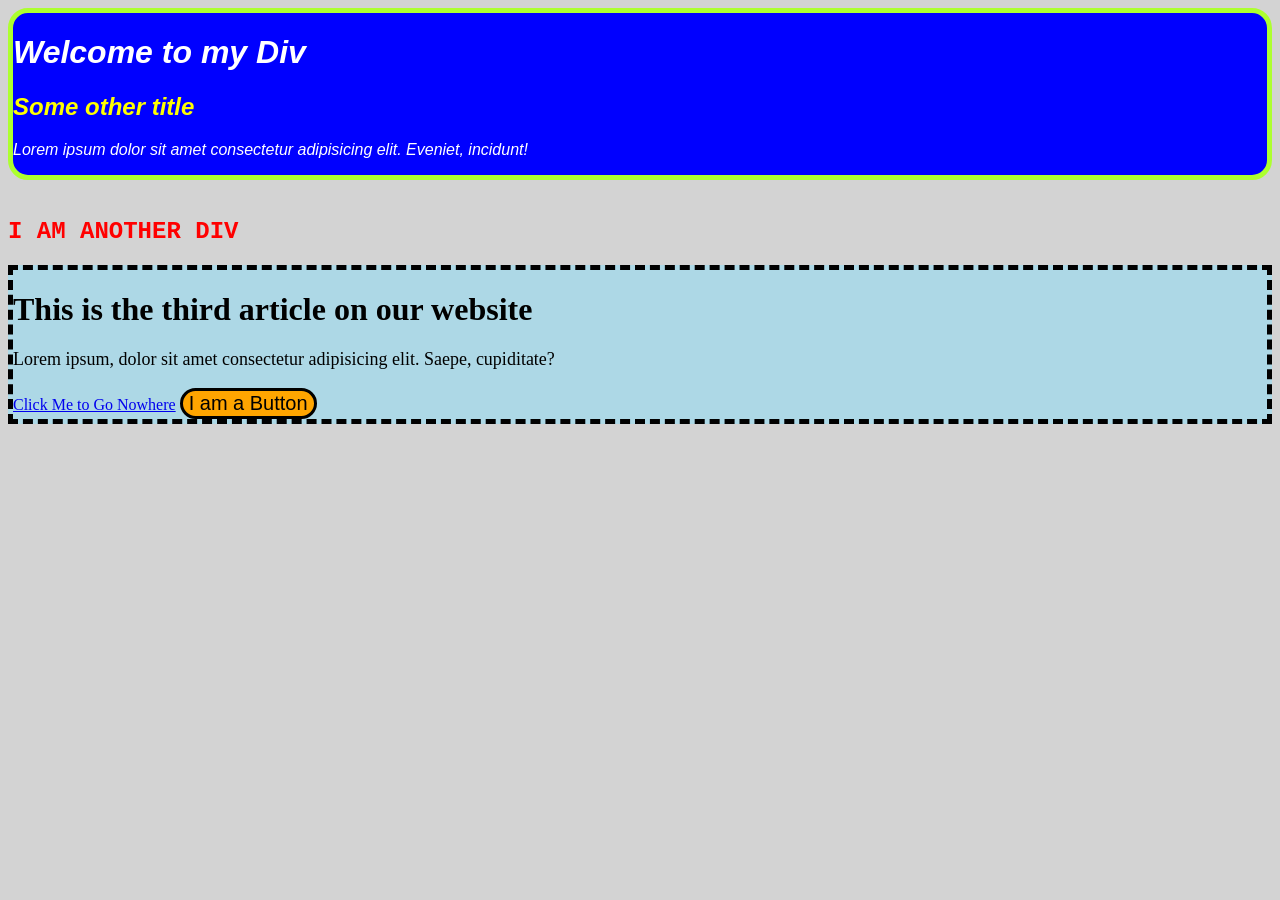
<file: Assignment_2/index.html>
<!DOCTYPE html>
<html lang="en">
  <head>
    <meta charset="UTF-8" />
    <meta name="viewport" content="width=device-width, initial-scale=1.0" />
    <title>Document</title>

    <link rel="stylesheet" href="styles.css" class="stylesheet" />
  </head>
  <body>
    <div class="first-article">
      <h1>Welcome to my Div</h1>
      <h2 class="first-h2">Some other title</h2>
      <p>
        Lorem ipsum dolor sit amet consectetur adipisicing elit. Eveniet,
        incidunt!
      </p>
    </div>
    <br />

    <div class="second-article">
      <h2 class="second-h2">I am another div</h2>
    </div>

    <div class="third-article">
      <h1>This is the third article on our website</h1>
      <p>
        Lorem ipsum, dolor sit amet consectetur adipisicing elit. Saepe,
        cupiditate?
      </p>
      <a href="#">Click Me to Go Nowhere</a>
      <button class="fancy-button">I am a Button</button>
    </div>
  </body>
</html>
</file>
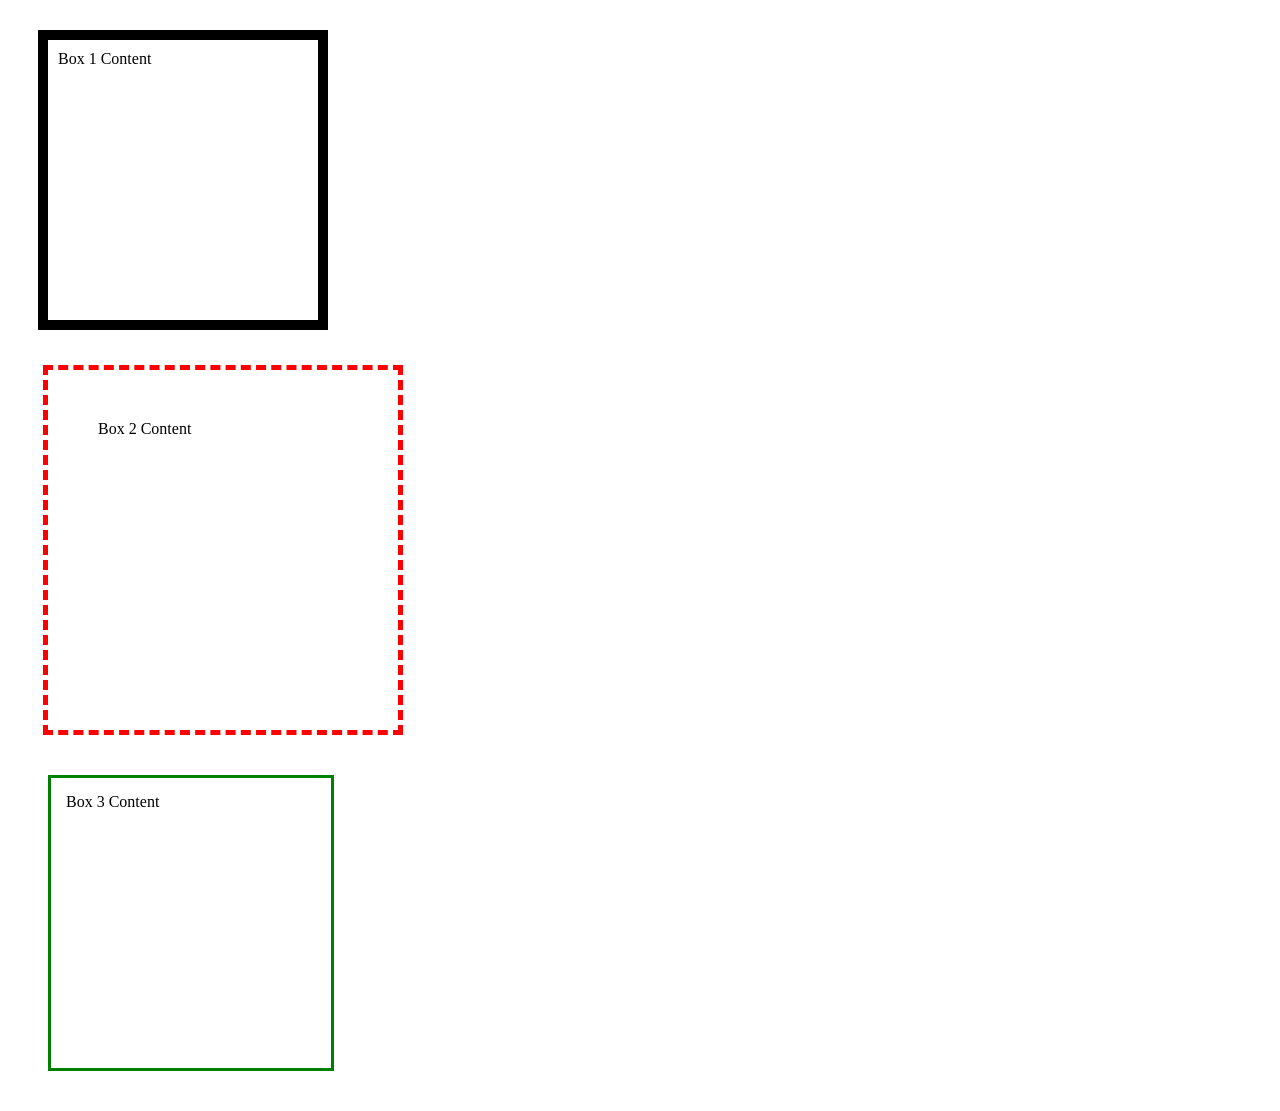
<file: Assignment_3/index.html>
<!DOCTYPE html>
<html lang="en">
  <head>
    <meta charset="UTF-8" />
    <meta name="viewport" content="width=device-width, initial-scale=1.0" />
    <link rel="stylesheet" href="styles.css" class="stylesheet" />
    <title>Assignment 3</title>
  </head>

  <body>
    <div class="box1">Box 1 Content</div>
    <div class="box2">Box 2 Content</div>
    <div class="box3">Box 3 Content</div>
  </body>
</html>
</file>
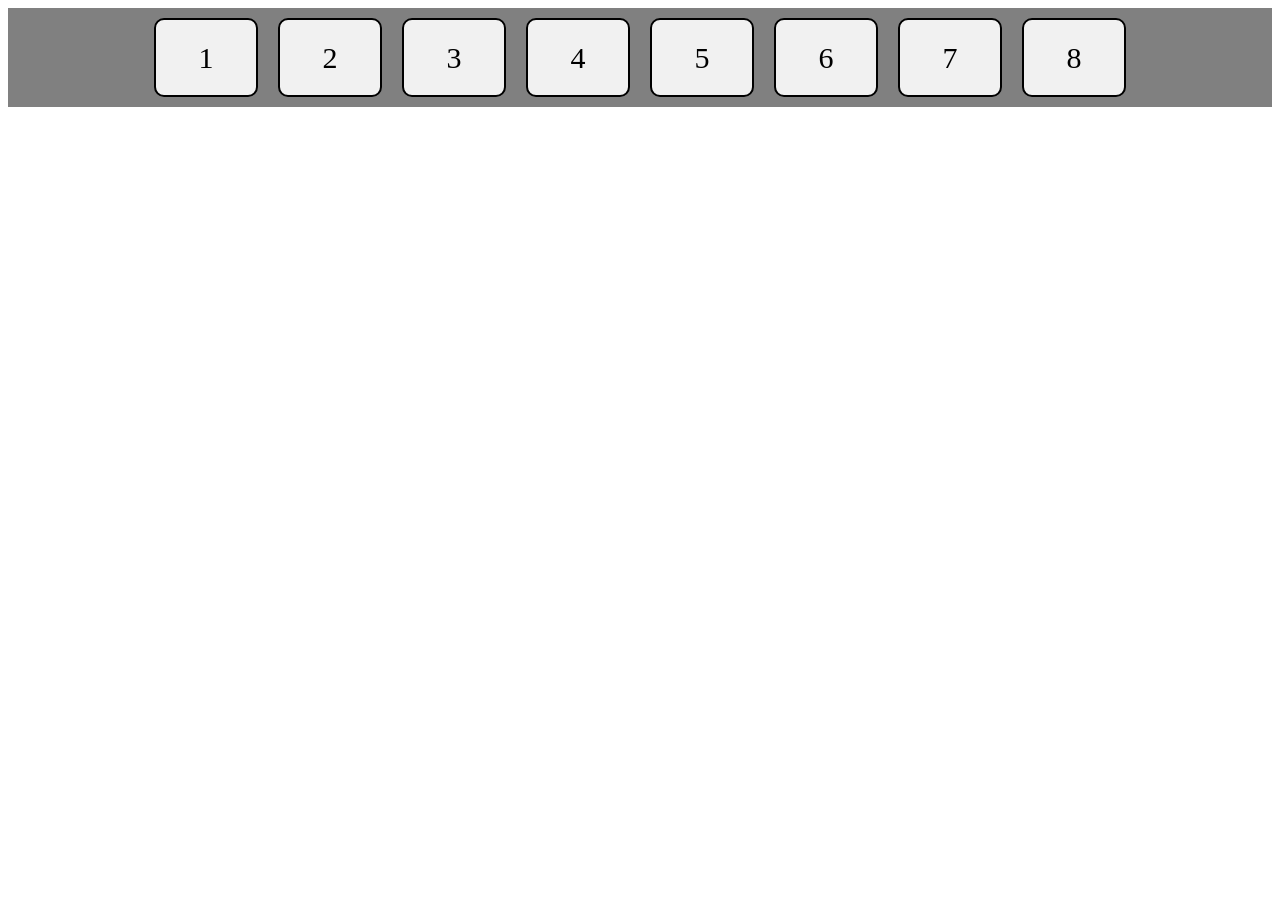
<file: Assignment_4/index.html>
<!DOCTYPE html>
<html lang="en">
  <head>
    <meta charset="UTF-8" />
    <meta name="viewport" content="width=device-width, initial-scale=1.0" />
    <link rel="stylesheet" href="styles.css" class="stylesheet" />
    <title>Assginment 4</title>
  </head>
  <body>
    <div class="container">
      <div class="box">1</div>
      <div class="box">2</div>
      <div class="box">3</div>
      <div class="box">4</div>
      <div class="box">5</div>
      <div class="box">6</div>
      <div class="box">7</div>
      <div class="box">8</div>
    </div>
  </body>
</html>
</file>
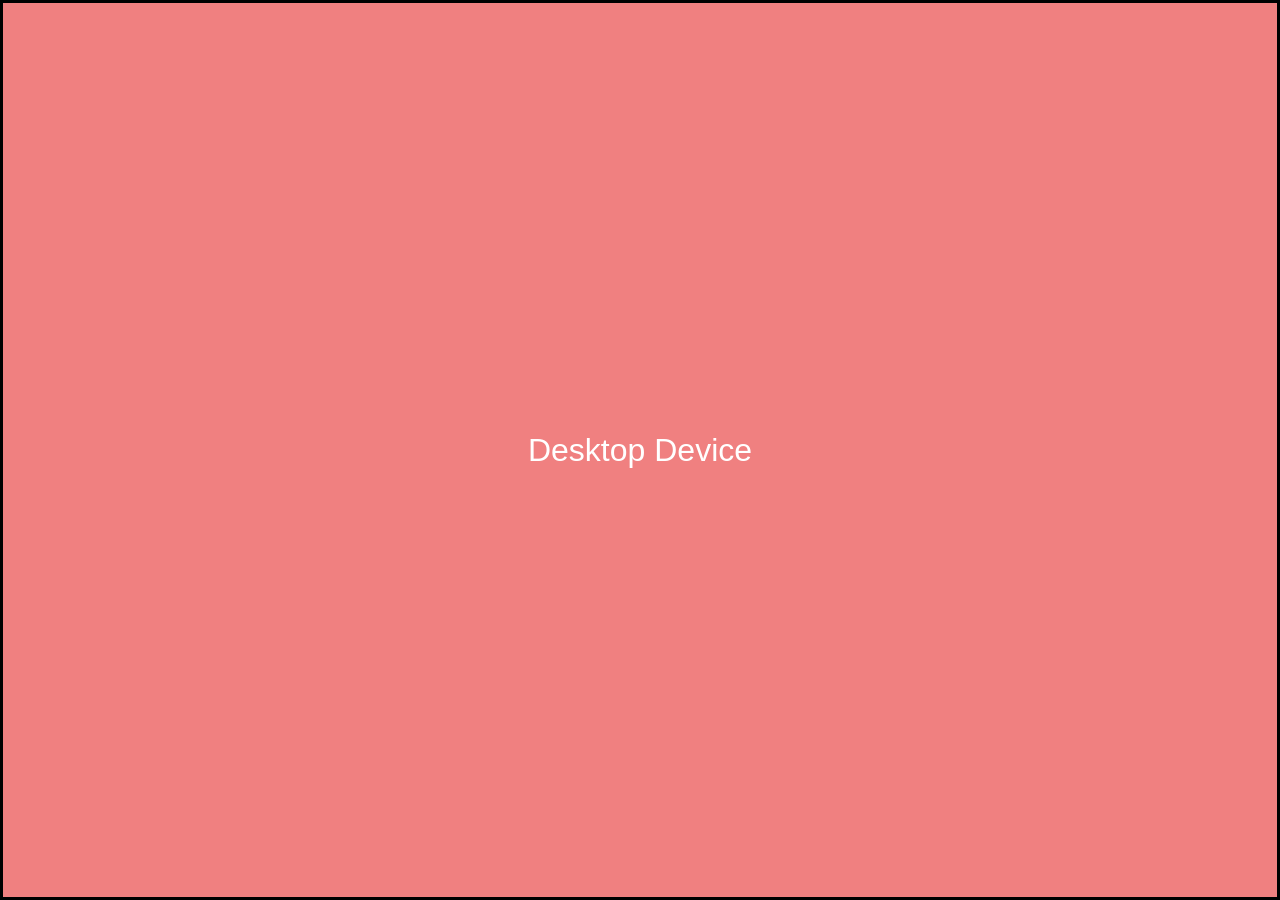
<file: Assignment_5/index.html>
<!DOCTYPE html>
<html lang="en">
  <head>
    <meta charset="UTF-8" />
    <meta name="viewport" content="width=device-width, initial-scale=1.0" />
    <link rel="stylesheet" href="styles.css" class="stylesheet" />
    <title>Web Page</title>
  </head>

  <div class="container"></div>
</html>
</file>
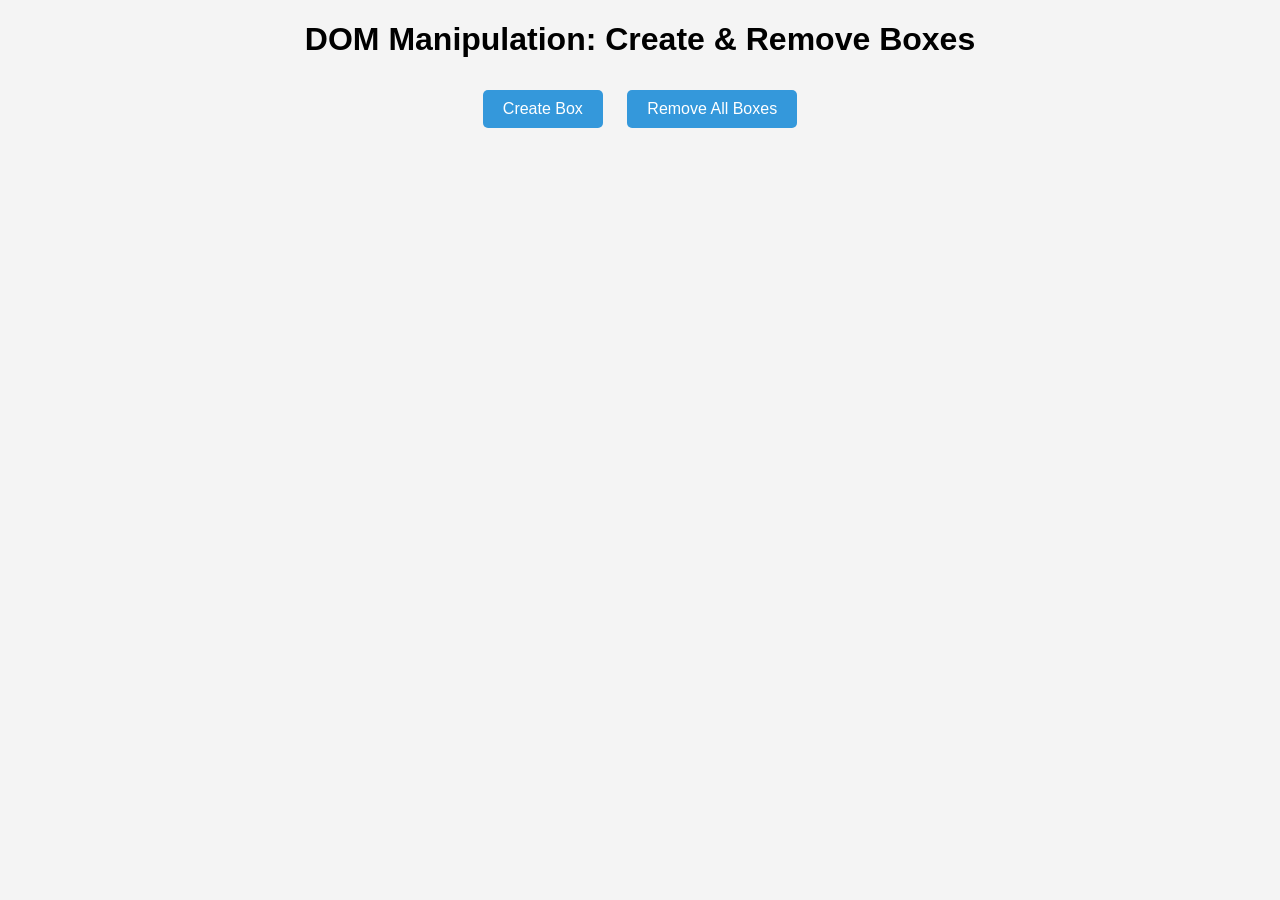
<file: BoxesAssignment/index.html>
<!DOCTYPE html>
<html lang="en">
  <head>
    <meta charset="UTF-8" />
    <meta name="viewport" content="width=device-width, initial-scale=1.0" />
    <title>DOM Manipulation - Box Generator</title>
    <link rel="stylesheet" href="styles.css" />
  </head>
  <body>
    <h1>DOM Manipulation: Create & Remove Boxes</h1>

    <button id="createBox">Create Box</button>
    <button id="removeBoxes">Remove All Boxes</button>

    <div id="boxContainer"></div>

    <script src="script.js"></script>
  </body>
</html>
</file>
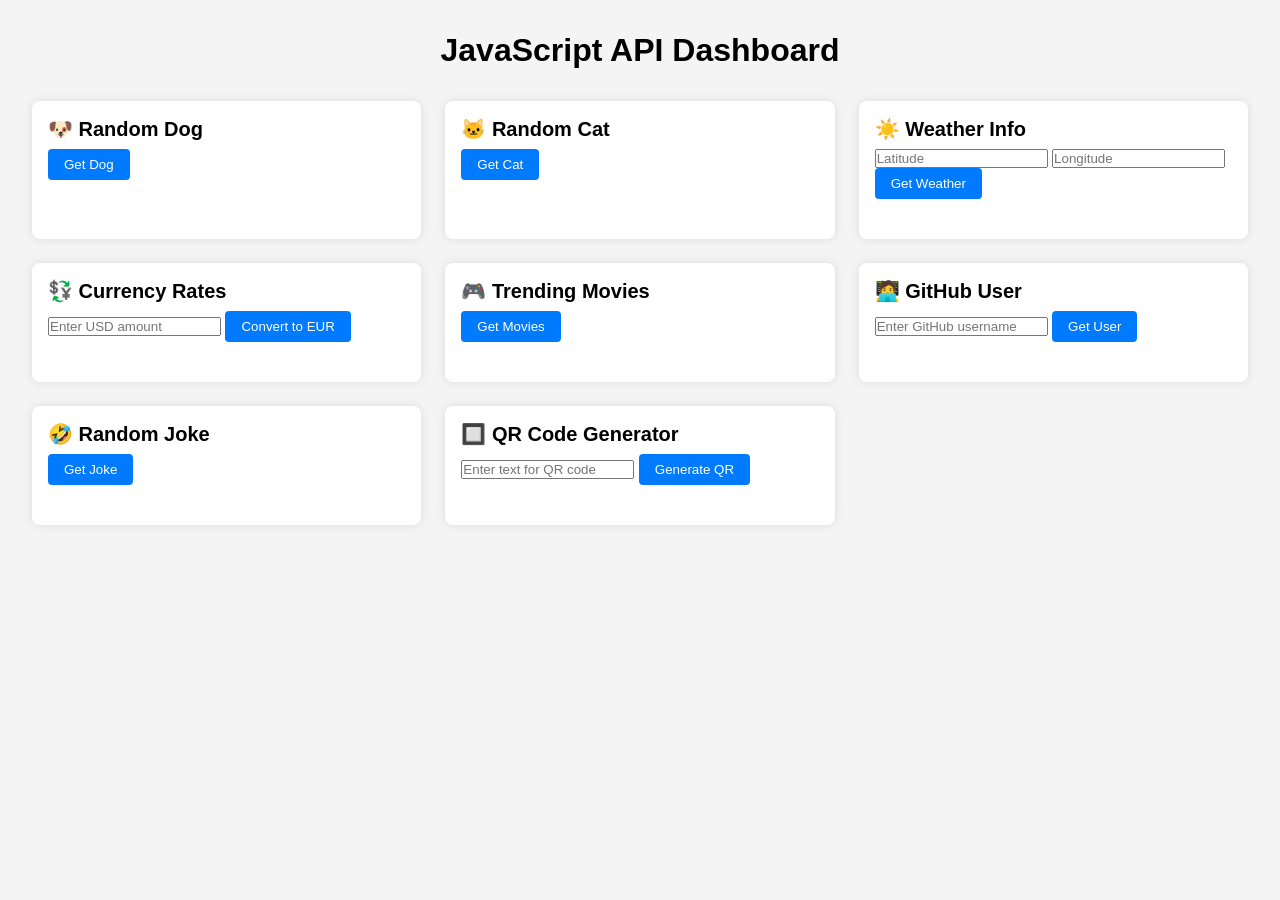
<file: DashConnect/index.html>
<!DOCTYPE html>
<html lang="en">
  <head>
    <meta charset="UTF-8" />
    <meta name="viewport" content="width=device-width, initial-scale=1.0" />
    <title>API Dashboard Project</title>
    <link rel="stylesheet" href="styles.css" />
  </head>
  <body>
    <h1 class="main-title">JavaScript API Dashboard</h1>
    <div class="grid-container">
      <section class="grid-item" id="dog-api">
        <h2>🐶 Random Dog</h2>
        <button id="single-dog-button">Get Dog</button>
        <div class="output" id="dog-output"></div>
      </section>

      <section class="grid-item" id="cat-api">
        <h2>🐱 Random Cat</h2>
        <button id="single-cat-button">Get Cat</button>
        <div class="output" id="cat-output"></div>
      </section>

      <section class="grid-item" id="weather-api">
        <h2>☀️ Weather Info</h2>
        <div>
          <input
            type="number"
            id="latitude"
            placeholder="Latitude"
            step="0.01"
          />
          <input
            type="number"
            id="longitude"
            placeholder="Longitude"
            step="0.01"
          />
          <button id="weather-button">Get Weather</button>
        </div>
        <div class="output" id="weather-output"></div>
      </section>

      <section class="grid-item" id="currency-api">
        <h2>💱 Currency Rates</h2>
        <div>
          <input
            type="number"
            id="usd-amount"
            placeholder="Enter USD amount"
            step="0.01"
          />
          <button id="currency-button">Convert to EUR</button>
        </div>
        <div class="output" id="currency-output"></div>
      </section>

      <section class="grid-item" id="movies-api">
        <h2>🎮 Trending Movies</h2>
        <button id="movies-button">Get Movies</button>
        <div class="output" id="movies-output"></div>
      </section>

      <section class="grid-item" id="github-api">
        <h2>🧑‍💻 GitHub User</h2>
        <div>
          <input
            type="text"
            id="github-username"
            placeholder="Enter GitHub username"
          />
          <button id="github-button">Get User</button>
        </div>
        <div class="output" id="github-output"></div>
      </section>

      <section class="grid-item" id="joke-api">
        <h2>🤣 Random Joke</h2>
        <button id="joke-button">Get Joke</button>
        <div class="output" id="joke-output"></div>
      </section>

      <section class="grid-item" id="public-api">
        <h2>🔲 QR Code Generator</h2>
        <div>
          <input
            type="text"
            id="qr-text"
            placeholder="Enter text for QR code"
          />
          <button id="qr-button">Generate QR</button>
        </div>
        <div class="output" id="publicapi-output"></div>
      </section>
    </div>

    <script src="script.js"></script>
  </body>
</html>
</file>
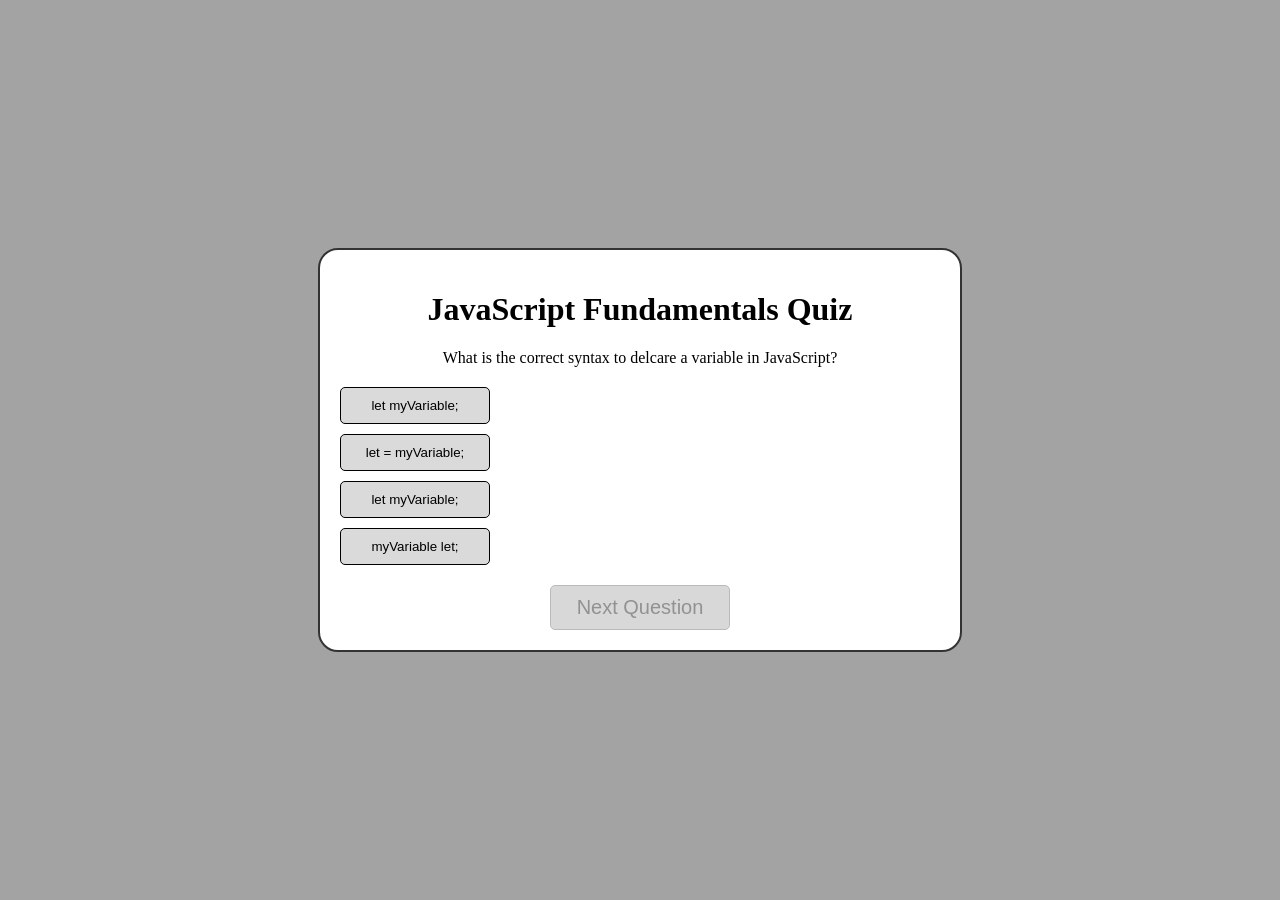
<file: DOMinationAssignment/index.html>
<!DOCTYPE html>
<html lang="en">
  <head>
    <meta charset="UTF-8" />
    <meta name="viewport" content="width=device-width, initial-scale=1.0" />
    <title>DOMassignment</title>
    <link rel="stylesheet" href="styles.css" />
  </head>
  <body>
    <div class="quiz-container">
      <h1>JavaScript Fundamentals Quiz</h1>
      <div id="question-container">
        <div id="question">Questions goes here</div>
        <div id="answer-buttons" class="btn-container"></div>
      </div>

      <!-- These will only appear at certain points -->
      <button id="next-btn" class="btn">Next Question</button>
      <div id="score-container" class="hidden">
        <h2>Your Score: <span id="score"></span></h2>
        <button id="restart-btn" class="btn">Restart Quiz</button>
      </div>
    </div>

    <script src="script.js"></script>
  </body>
</html>
</file>
<file: Assignment_2/styles.css>
.first-article {
  border: 5px solid greenyellow;
  border-radius: 20px;
  background-color: blue;
  color: white;
  font-family: "Gill Sans", "Gill Sans MT", Calibri, "Trebuchet MS", sans-serif;
  font-style: italic;
}

.first-h2 {
  color: yellow;
}

.second-h2 {
  color: red;
  text-transform: uppercase;
}

.third-article {
  background-color: lightblue;
  border: thick dashed;
  font-family: Georgia, "Times New Roman", Times, serif;
}
.third-article p {
  font-size: 18px;
}

.fancy-button {
  border: 3px solid black;
  font-size: 20px;
  background-color: orange;
  font-family: Verdana, Geneva, Tahoma, sans-serif;
  border-radius: 20px;
}
.fancy-button:hover {
  background-color: green;
  cursor: pointer;
}
body {
  background-color: lightgray;
  font-family: "Courier New", monospace;
}
</file>
<file: Assignment_3/styles.css>
.box1,
.box2,
.box3 {
  width: 250px;
  height: 260px;
}
.box1 {
  padding: 10px;
  margin: 30px;
  border: 10px solid black;
}
.box2 {
  padding: 50px;
  margin: 35px;
  border: 5px dashed red;
}
.box3 {
  padding: 15px;
  margin: 40px;
  border: 3px solid green;
}
</file>
<file: Assignment_4/styles.css>
.container {
  display: flex;
  flex-wrap: wrap;
  background-color: gray;
  justify-content: center;
}

.box {
  background-color: #f1f1f1;
  border: 2px solid black;
  width: 100px;
  margin: 10px;
  text-align: center;
  line-height: 75px;
  font-size: 30px;
  border-radius: 10px;
}
</file>
<file: Assignment_5/styles.css>
body {
  margin: 0;
  padding: 0;
  font-family: Arial, sans-serif;
}
.container::after {
  content: "Default";
  display: block;
  font-size: 2em;
  text-align: center;
  padding: 60px;
  border: 3px solid black;
}

/* Mobile View */
@media only screen and (max-width: 599px) {
  .container::after {
    background-color: blue;
    content: "Mobile Device";
    color: white;
    font-size: 1.5em;
  }
}

/* Tablet View */
@media only screen and (min-width: 600px) and (max-width: 899px) {
  .container::after {
    background-color: lightgreen;
    content: "Tablet Device";
    color: white;
    border: 3px dotted black;
  }
}

/* Desktop View */
@media only screen and (min-width: 900px) {
  .container::after {
    background-color: lightcoral;
    content: "Desktop Device";
    color: white;
    padding: 60px;
    display: flex;
    justify-content: center;
    align-items: center;
    height: 100vh;
    box-sizing: border-box;
  }
}
</file>
<file: BoxesAssignment/styles.css>
body {
    font-family: Arial, sans-serif;
    text-align: center;
    margin: 20px;
    background-color: #f4f4f4;
}

button {
    padding: 10px 20px;
    font-size: 16px;
    margin: 10px;
    cursor: pointer;
    border: none;
    background-color: #3498db;
    color: white;
    border-radius: 5px;
}

button:hover {
    background-color: #2980b9;
}

#boxContainer {
    display: flex;
    flex-wrap: wrap;
    justify-content: center;
    margin-top: 20px;
}

.box {
    width: 80px;
    height: 80px;
    margin: 10px;
    display: flex;
    align-items: center;
    justify-content: center;
    color: white;
    font-weight: bold;
    border-radius: 5px;
}
</file>
<file: DashConnect/styles.css>
* {
  box-sizing: border-box;
  margin: 0;
  padding: 0;
  font-family: Arial, sans-serif;
}

body {
  background-color: #f4f4f4;
  padding: 2rem;
}

.main-title {
  text-align: center;
  margin-bottom: 2rem;
}

.grid-container {
  display: grid;
  grid-template-columns: repeat(auto-fit, minmax(300px, 1fr));
  gap: 1.5rem;
}

.grid-item {
  background: white;
  padding: 1rem;
  border-radius: 8px;
  box-shadow: 0 0 10px rgba(0, 0, 0, 0.1);
}

.grid-item h2 {
  font-size: 1.25rem;
  margin-bottom: 0.5rem;
}

.grid-item button {
  padding: 0.5rem 1rem;
  background-color: #007bff;
  color: white;
  border: none;
  border-radius: 4px;
  cursor: pointer;
  margin-bottom: 1rem;
}

.grid-item button:hover {
  background-color: #0056b3;
}

.output {
  margin-top: 0.5rem;
}

img {
  max-width: 100%;
  height: auto;
  border-radius: 5px;
  margin-top: 0.5rem;
}

#single-dog-container img {
  max-width: 300px;
  margin: 10px;
  border: 2px solid #ccc;
  border-radius: 8px;
}
</file>
<file: DOMinationAssignment/styles.css>
body {
  font-family: "Times New Roman";
  background-color: #a3a3a3;
  margin: 0;
  padding: 0;
  display: flex;
  justify-content: center;
  align-items: center;
  height: 100vh;
}

.quiz-container {
  width: 600px;
  padding: 20px;
  border-radius: 20px;
  border: 2px solid #333;
  background-color: #fff;
  text-align: center;
}

.btn-container {
  margin: 20px 0;
}

.btn {
  display: block;
  width: 25%;
  padding: 10px;
  margin-top: 10px;
  background-color: #dadada;
  border: 1px solid black;
  border-radius: 5px;
  cursor: pointer;
}

#next-btn {
  margin: 0 auto;
  padding: 10px;
  width: 30%;
  font-size: 20px;
}

.btn:hover {
  background-color: #83878b;
}

.btn:disabled {
  background-color: #cfcfcf;
  color: #777;
  cursor: not-allowed;
  opacity: 0.8;
  border-color: #aaa;
}

.btn.correct {
  background-color: #28a745;
  color: #fff;
  border-color: #1f7a33;
}

.btn.wrong {
  background-color: #dc3545;
  color: #fff;
  border-color: #a71d2a;
}

.btn:disabled.correct,
.btn:disabled.wrong {
  opacity: 1;
  cursor: default;
}

.hidden {
  display: none;
}

#score-container {
  margin-top: 20px;
}

#restart-btn {
  margin: 0 auto;
  margin-top: 20px;
  padding: 10px;
  width: 40%;
  font-size: 20px;
}
</file>
